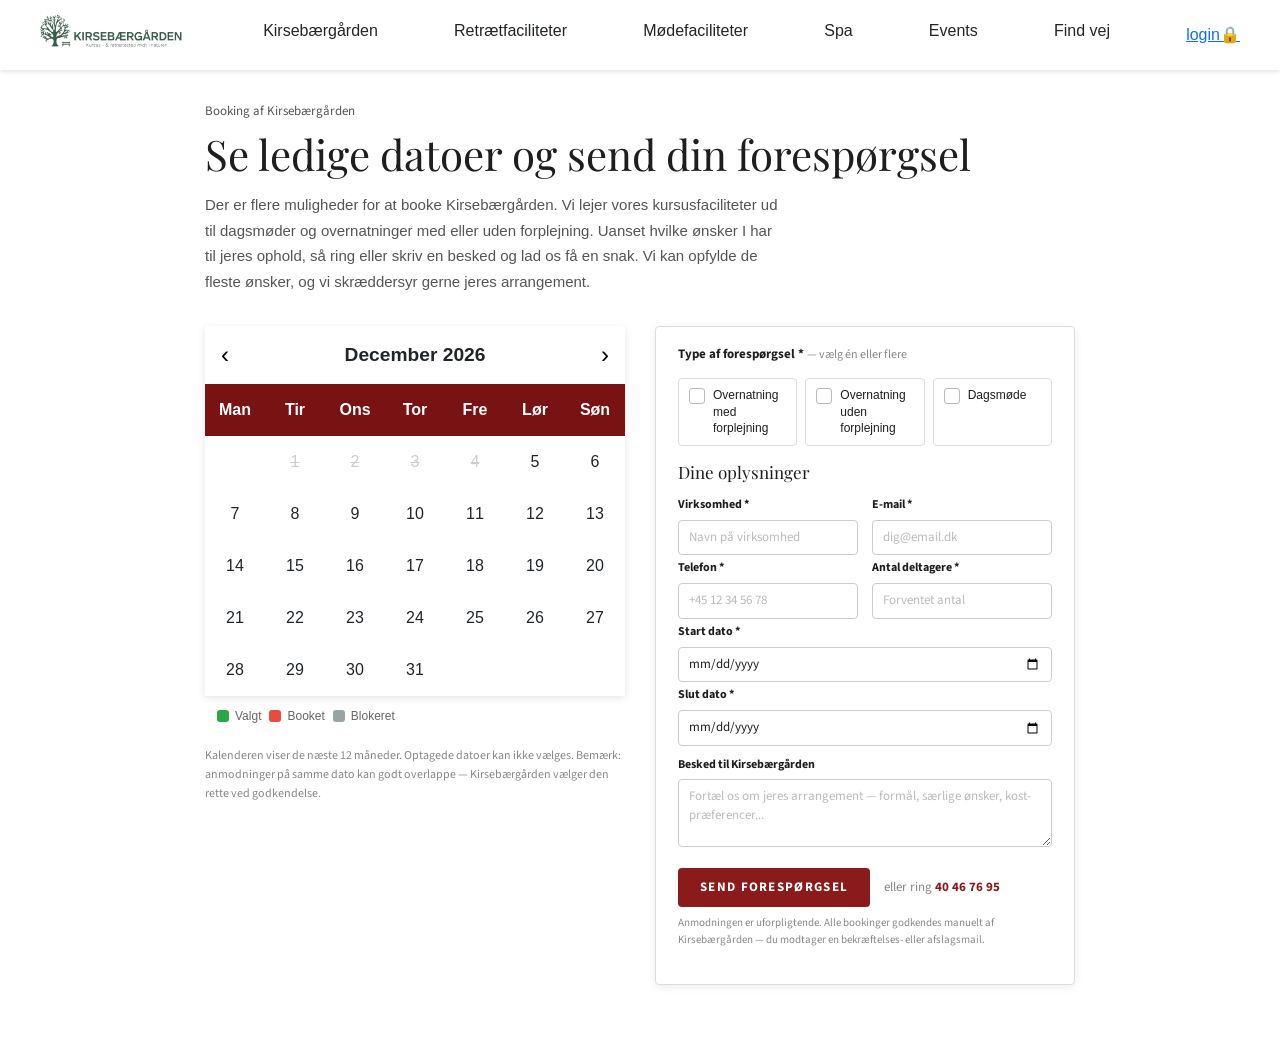
<file: index.html>
<!DOCTYPE html>
<html lang="da">
<head>
    <meta charset="UTF-8">
    <title>Kirsebærgården - Booking</title>
    <link href="https://cdn.jsdelivr.net/npm/bootstrap@5.3.2/dist/css/bootstrap.min.css" rel="stylesheet">
    <link href="https://fonts.googleapis.com/css2?family=Playfair+Display:wght@400;600&family=Source+Sans+3:wght@400;600;700&display=swap" rel="stylesheet">
    <link rel="stylesheet" href="css/bookingrequest.css">
    <link rel="stylesheet" href="css/calendar.css">
</head>

<body>

<nav>
    <img src="picture/Kirsebrgarden_logo.jpg">
    <h6>Kirsebærgården</h6>
    <h6>Retrætfaciliteter</h6>
    <h6>Mødefaciliteter</h6>
    <h6>Spa</h6>
    <h6>Events</h6>
    <h6>Find vej</h6>
    <a href="html/login.html"> login🔒 </a>
</nav>

<div class="page-wrapper">

    <!-- Intro tekst -->
    <div class="page-intro">
        <p class="eyebrow">Booking af Kirsebærgården</p>
        <h1>Se ledige datoer og send din forespørgsel</h1>
        <p>Der er flere muligheder for at booke Kirsebærgården. Vi lejer vores kursusfaciliteter ud til dagsmøder og overnatninger med eller uden forplejning. Uanset hvilke ønsker I har til jeres ophold, så ring eller skriv en besked og lad os få en snak. Vi kan opfylde de fleste ønsker, og vi skræddersyr gerne jeres arrangement.</p>
    </div>

    <!-- To-kolonne layout -->
    <div class="booking-layout">

        <!-- Venstre: Kalender -->
        <div class="calendar-column">
            <div class="calendar">
                <div class="calendar-header">
                    <button id="prev-month">‹</button>
                    <div id="month-year"></div>
                    <button id="next-month">›</button>
                </div>
                <div class="calendar-body">
                    <div class="calendar-weekdays">
                        <div>Man</div>
                        <div>Tir</div>
                        <div>Ons</div>
                        <div>Tor</div>
                        <div>Fre</div>
                        <div>Lør</div>
                        <div>Søn</div>
                    </div>
                    <div class="calendar-dates"></div>
                </div>
            </div>

            <!-- Legend -->
            <div class="calendar-legend">
                <div class="legend-item">
                    <div class="legend-dot" style="background:#28a745"></div>
                    <span>Valgt</span>
                </div>
                <div class="legend-item">
                    <div class="legend-dot" style="background:#e74c3c"></div>
                    <span>Booket</span>
                </div>
                <div class="legend-item">
                    <div class="legend-dot" style="background:#95a5a6"></div>
                    <span>Blokeret</span>
                </div>
            </div>

            <!-- Note under kalender -->
            <p class="calendar-note">Kalenderen viser de næste 12 måneder. Optagede datoer kan ikke vælges. Bemærk: anmodninger på samme dato kan godt overlappe — Kirsebærgården vælger den rette ved godkendelse.</p>
        </div>

        <!-- Højre: Form -->
        <form id="bookingForm">

            <!-- Type af forespørgsel -->
            <div class="checkbox">
                <p class="type-label">Type af forespørgsel * <span class="hint">— vælg én eller flere</span></p>
                <input type="radio" id="OMF" name="addOns" value="OMF" required>
                <label for="OMF">Overnatning med forplejning</label>

                <input type="radio" id="OUF" name="addOns" value="OUF" required>
                <label for="OUF">Overnatning uden forplejning</label>

                <input type="radio" id="DM" name="addOns" value="DM" required>
                <label for="DM">Dagsmøde</label>
            </div>

            <!-- Dine oplysninger -->
            <p class="section-heading">Dine oplysninger</p>
            <div class="bookingForm">
                <div class="field-group">
                    <label for="companyName">Virksomhed *</label>
                    <input type="text" id="companyName" name="companyName" placeholder="Navn på virksomhed" required>
                </div>

                <div class="field-group">
                    <label for="email">E-mail *</label>
                    <input type="email" id="email" name="email" placeholder="dig@email.dk" required>
                </div>

                <div class="field-group">
                    <label for="phonenumber">Telefon *</label>
                    <input type="text" id="phonenumber" name="phonenumber" placeholder="+45 12 34 56 78" required>
                </div>

                <div class="field-group">
                    <label for="guests">Antal deltagere *</label>
                    <input type="number" id="guests" name="guests" min="8" max="20" placeholder="Forventet antal" required>
                </div>

                <div class="field-group full-width">
                    <label for="startDate">Start dato *</label>
                    <input type="date" id="startDate" name="startDate" required>
                </div>

                <div class="field-group full-width">
                    <label for="endDate">Slut dato *</label>
                    <input type="date" id="endDate" name="endDate" required>
                </div>
            </div>

            <!-- Besked -->
            <div class="description">
                <label for="description">Besked til Kirsebærgården</label>
                <textarea id="description" name="description" placeholder="Fortæl os om jeres arrangement — formål, særlige ønsker, kost-præferencer..."></textarea>
            </div>

            <!-- Submit -->
            <div class="submit-row">
                <button id="submitButton" type="submit">SEND FORESPØRGSEL</button>
                <span class="submit-phone">eller ring <a href="tel:40467695">40 46 76 95</a></span>
            </div>

            <p class="submit-disclaimer">Anmodningen er uforpligtende. Alle bookinger godkendes manuelt af Kirsebærgården — du modtager en bekræftelses- eller afslagsmail.</p>

        </form>

    </div>
</div>

<!-- Error Toast -->
<div class="position-fixed start-50 translate-middle p-3" style="z-index: 11; bottom: 225px">
    <div id="errorToast" class="toast text-bg-danger" role="alert" aria-live="assertive" aria-atomic="true">
        <div class="toast-header">
            <strong class="me-auto">Du kan desværre ikke vælge denne dato.</strong>
            <button type="button" class="btn-close" data-bs-dismiss="toast" aria-label="Close"></button>
        </div>
        <div class="toast-body" id="errorToastMessage"></div>
    </div>
</div>

<!-- Success Toast -->
<div class="position-fixed start-50 translate-middle p-3" style="z-index: 11; bottom: 225px">
    <div id="liveToast" class="toast" role="alert" aria-live="assertive" aria-atomic="true">
        <div class="toast-header">
            <strong class="me-auto" id="toast-title">Booking bekræftet!</strong>
            <small>just now</small>
            <button type="button" class="btn-close" data-bs-dismiss="toast" aria-label="Close"></button>
        </div>
        <div class="toast-body" id="toast-body">
            Din booking er modtaget. Vi glæder os til at se dig!
        </div>
    </div>
</div>

<script src="https://cdn.jsdelivr.net/npm/bootstrap@5.3.0/dist/js/bootstrap.bundle.min.js"></script>
<script src="js/calendar.js" defer></script>
<script src="js/bookingRequest.js" defer></script>
</body>
</html>
</file>
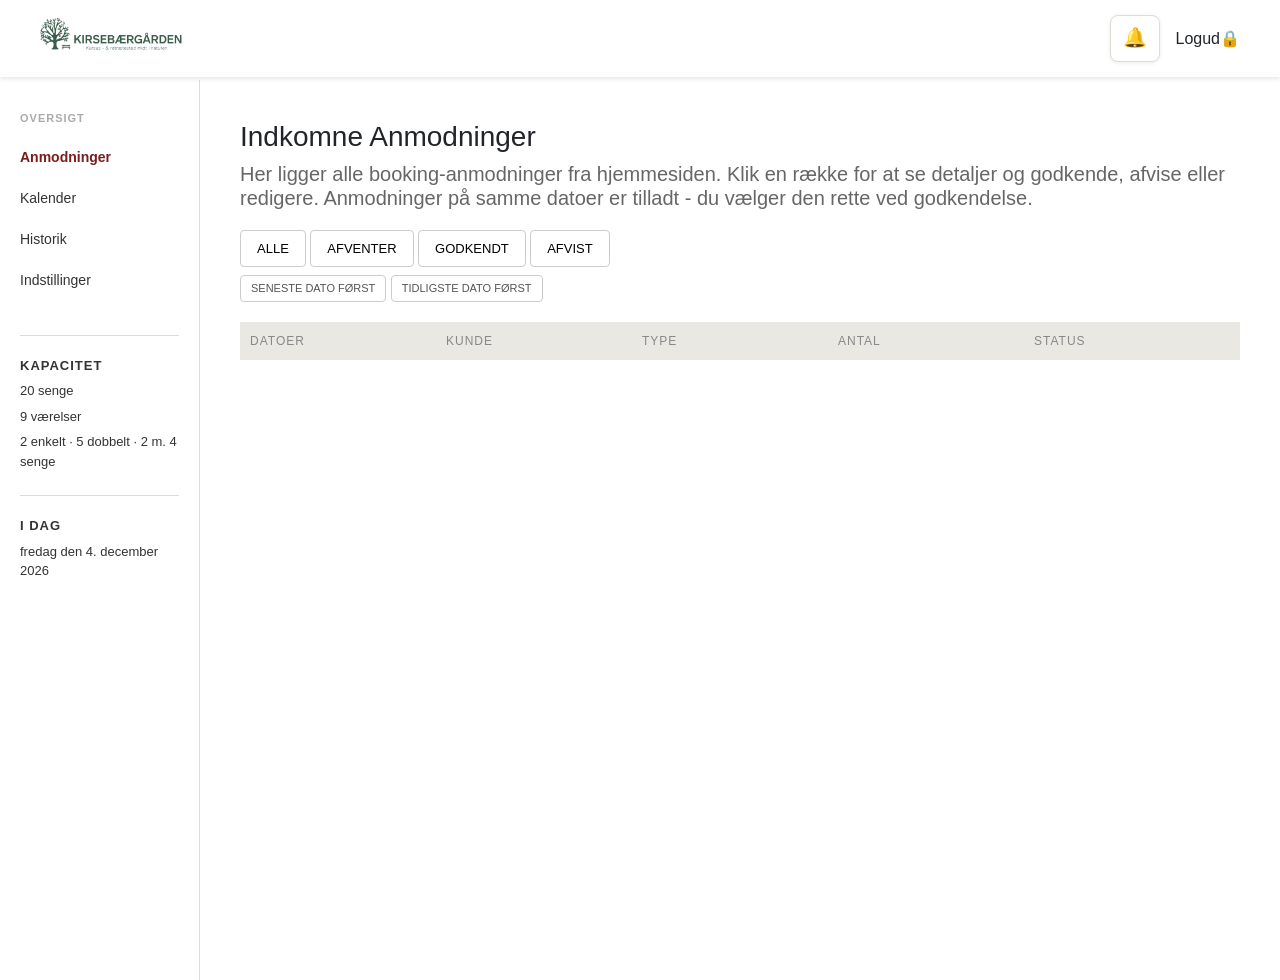
<file: html/admin.html>
<!DOCTYPE html>
<html lang="en">
<head>
    <meta charset="UTF-8">
    <title>Admin</title>
    <link rel="stylesheet" href="https://cdn.jsdelivr.net/npm/bootstrap@5.3.0/dist/css/bootstrap.min.css">
    <link rel="stylesheet" href="../css/admin.css">

</head>
<body>

<nav>

    <img src="../picture/Kirsebrgarden_logo.jpg">

    <div style="display:flex; align-items:center; gap:16px;">
        <div class="notifications">
            <button class="notificationBtn">🔔
                <span class="notif-count" id="notifCount" style="display:none;">0</span>
            </button>
            <div class="notifications-content" id="notificationsDropdown">
                <button id="markAllReadBtn">
                    Mark all as read
                </button>
            </div>
        </div>
        <h6 onclick="logout()" style="cursor:pointer; margin:0;">Logud🔒</h6>
    </div>

</nav>
<!-- Overlay baggrund -->
<div id="overlay" class="overlay" onclick="closePanel()"></div>

<!-- Slide-in panel -->
<div id="bookingPanel" class="booking-panel">
    <div class="panel-header">
        <h2 id="panelTitle">Anmodning</h2>
        <button class="close-btn" onclick="closePanel()">✕</button>
    </div>

    <div class="panel-section">
        <p class="panel-label">BOOKING-DETALJER</p>
        <div class="panel-row">
            <span>Ankomst</span>
            <span id="panelStart" class="view-value"></span>
            <input type="date" id="editStart" class="edit-field">
        </div>
        <div class="panel-row">
            <span>Afrejse</span>
            <span id="panelEnd" class="view-value"></span>
            <input type="date" id="editEnd" class="edit-field">
        </div>
        <div class="panel-row">
            <span>Antal personer</span>
            <span id="panelGuests" class="view-value"></span>
            <input type="number" id="editGuests" class="edit-field" min="1" max="20">
        </div>
        <div class="panel-row">
            <span>Type</span>
            <span id="panelType" class="view-value"></span>
            <select id="editType" class="edit-field">
                <option value="OMF">Overnatning med forplejning</option>
                <option value="OUF">Overnatning uden forplejning</option>
                <option value="DM">Dagsmøde</option>
            </select>
        </div>
        <div class="panel-row">
            <span>Status</span>
            <span id="panelStatus" class="view-value"></span>
            <select id="editStatus" class="edit-field">
                <option value="PENDING">Afventer</option>
                <option value="APPROVED">Godkendt</option>
                <option value="REJECTED">Afvist</option>
                <option value="CANCELLED">Annulleret</option>
                <option value="BLOCKED">Blokeret</option>
            </select>
        </div>
    </div>

    <div class="panel-section">
        <p class="panel-label">KONTAKT</p>
        <div class="panel-row">
            <span>Navn</span>
            <span id="panelName" class="view-value"></span>
            <input type="text" id="editName" class="edit-field">
        </div>
        <div class="panel-row">
            <span>Email</span>
            <span id="panelEmail" class="view-value"></span>
            <input type="email" id="editEmail" class="edit-field">
        </div>
        <div class="panel-row">
            <span>Telefon</span>
            <span id="panelPhone" class="view-value"></span>
            <input type="text" id="editPhone" class="edit-field">
        </div>
    </div>

    <div class="panel-section">
        <p class="panel-label">BESKED</p>
        <p id="panelDescription" class="view-value"></p>
        <textarea id="editDescription" class="edit-field"></textarea>
    </div>

    <p id="panelError" class="panel-error"></p>

    <div class="panel-actions">
        <button class="btn-afvis view-action" onclick="rejectRequest()">AFVIS</button>
        <button class="btn-godkend view-action" onclick="approveRequest()">GODKEND</button>
        <button class="btn-rediger view-action" onclick="toggleEdit()">REDIGER</button>
        <button class="btn-annuller edit-action" onclick="toggleEdit()">ANNULLER</button>
        <button class="btn-gem edit-action" onclick="saveBooking()">GEM</button>
    </div>
</div>


<!-- MATCH DE FREMTIDIGE HTML'ER MED DISSE NAVNE / de gør ingenting lige pt!! linje 101-106 -->
<div class="sidebar">
    <p class="sidebar-label">Oversigt</p>
    <a href="admin.html" class="active">Anmodninger</a>
    <a href="adminCalendar.html">Kalender</a>
    <a href="history.html">Historik</a>
    <a href="settings.html">Indstillinger</a>

    <!-- Kapacitet -->
    <div class="sidebar-capacity">
        <p class="sidebar-label">Kapacitet</p>
        <p>20 senge</p>
        <p>9 værelser</p>
        <p>2 enkelt · 5 dobbelt · 2 m. 4 senge</p>
    </div>


    <!-- I dag -->
    <div class="sidebar-today">
        <p class="sidebar-label">I dag</p>
        <p id="today-date"></p>
    </div>
</div>

<div class="main">
    <h1>Indkomne Anmodninger</h1>
    <h5>Her ligger alle booking-anmodninger fra hjemmesiden. Klik en række for at se detaljer og godkende, afvise eller
        redigere.
        Anmodninger på samme datoer er tilladt - du vælger den rette ved godkendelse.
    </h5>

    <div class="filter-buttons">
        <button id="btn-alle" class="active">ALLE</button>
        <button id="btn-afventer">AFVENTER</button>
        <button id="btn-godkendt">GODKENDT</button>
        <button id="btn-afvist">AFVIST</button>
    </div>

        <div class="sort-buttons">
            <button id="btn-newest">SENESTE DATO FØRST</button>
            <button id="btn-oldest">TIDLIGSTE DATO FØRST</button>
        </div>


    <div class="table-header">
        <div>Datoer</div>
        <div>Kunde</div>
        <div>Type</div>
        <div>Antal</div>
        <div>Status</div>
    </div>

    <!-- Bookings bliver indsat her fra JS -->
    <div id="bookings-list"></div>

</div>






<!--toast for overlapping bookings-->
<div class="toast-container position-fixed bottom-0 end-0 p-3">
    <div id="overlapToast" class="toast align-items-center text-bg-danger border-0" role="alert">
        <div class="d-flex">
            <div class="toast-body" id="overlapToastMessage"></div>
            <button type="button" class="btn-close btn-close-white me-2 m-auto" data-bs-dismiss="toast"></button>
        </div>
    </div>
</div>

<script src="https://cdn.jsdelivr.net/npm/bootstrap@5.3.0/dist/js/bootstrap.bundle.min.js"></script>
<script src="../js/admin.js"></script>

<!-- Bruges til at formatere Idag section så den viser den reele dag. -->
<script>
    document.getElementById('today-date').textContent = new Date().toLocaleDateString('da-DK', {
        weekday: 'long',
        day: 'numeric',
        month: 'long',
        year: 'numeric'
    });
</script>
</body>
</html>
</file>
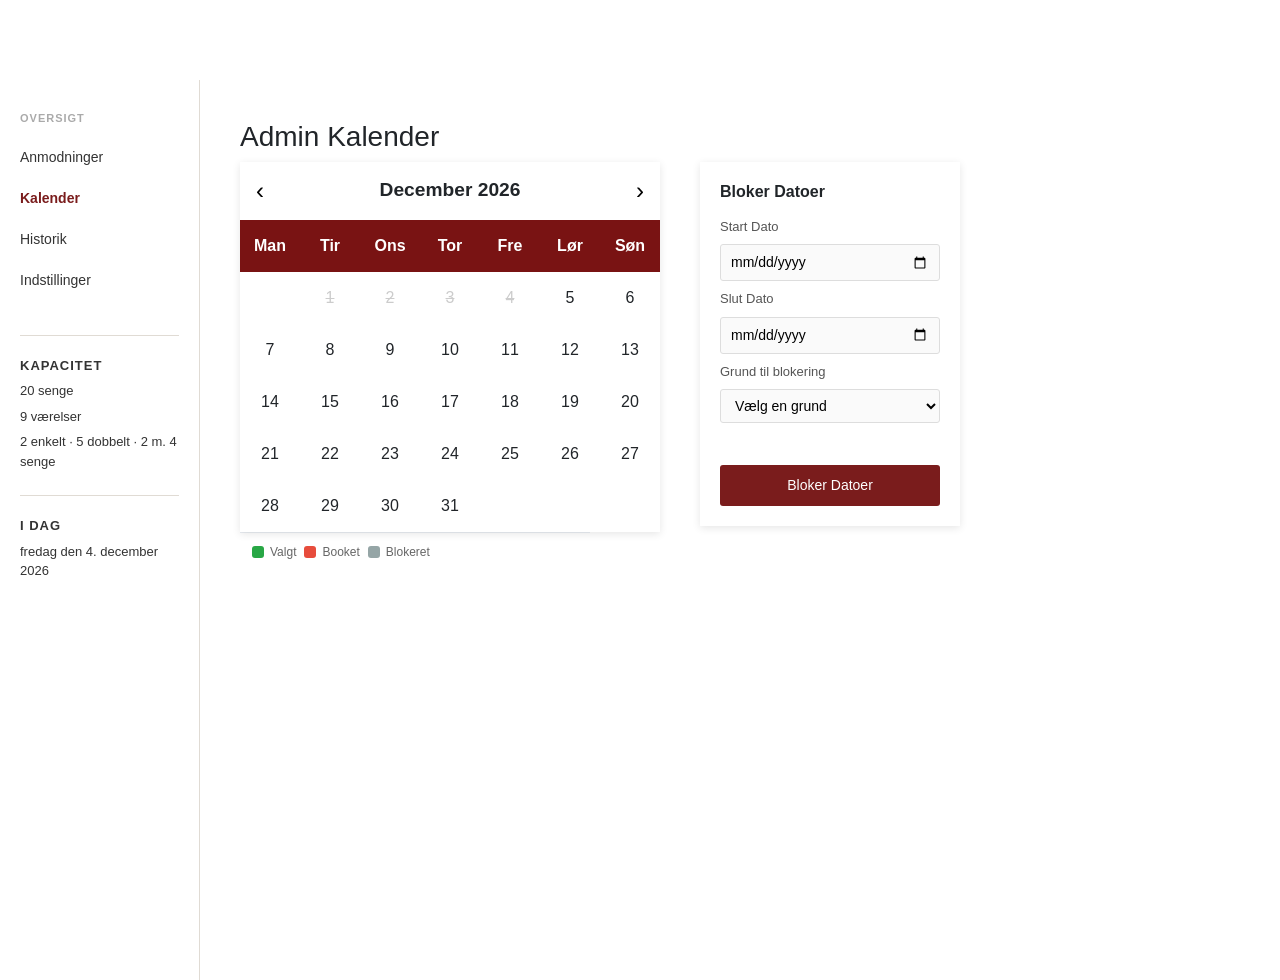
<file: html/adminCalendar.html>
<!DOCTYPE html>
<html lang="da">
<head>
    <meta charset="UTF-8">
    <title>Admin Kalender</title>
    <link href="https://cdn.jsdelivr.net/npm/bootstrap@5.3.2/dist/css/bootstrap.min.css" rel="stylesheet">
    <link rel="stylesheet" href="../css/admin.css">
    <link rel="stylesheet" href="../css/calendar.css">
</head>
<body>

<div class="sidebar">
    <p class="sidebar-label">Oversigt</p>
    <a href="admin.html">Anmodninger</a>
    <a href="kalender.html" class="active">Kalender</a>
    <a href="history.html">Historik</a>
    <a href="settings.html">Indstillinger</a>

    <div class="sidebar-capacity">
        <p class="sidebar-label">Kapacitet</p>
        <p>20 senge</p>
        <p>9 værelser</p>
        <p>2 enkelt · 5 dobbelt · 2 m. 4 senge</p>
    </div>

    <div class="sidebar-today">
        <p class="sidebar-label">I dag</p>
        <p id="today-date"></p>
    </div>
</div>

<div class="main">
    <h1>Admin Kalender</h1>

    <div class="calendar-layout">


        <div class="calendar">
            <div class="calendar-header">
                <button id="prev-month">‹</button>
                <div id="month-year"></div>
                <button id="next-month">›</button>
            </div>
            <div class="calendar-body">
                <div class="calendar-weekdays">
                    <div>Man</div>
                    <div>Tir</div>
                    <div>Ons</div>
                    <div>Tor</div>
                    <div>Fre</div>
                    <div>Lør</div>
                    <div>Søn</div>
                </div>
                <div class="calendar-dates"></div>
            </div>
        </div>

        <form id="Block-form">
            <div class="block-form">
                <h3>Bloker Datoer</h3>

                <label for="startDate">Start Dato</label>
                <input type="date" id="startDate" name="startDate" required>

                <label for="endDate">Slut Dato</label>
                <input type="date" id="endDate" name="endDate" required>

                <label for="Blocking">Grund til blokering</label>
                <select id="Blocking" name="reason" required>
                    <option value="">Vælg en grund</option>
                    <option value="MAINTENANCE">Vedligeholdelse</option>
                    <option value="PRIVATE">Privat</option>
                </select>

                <p id="block-error" class="block-error"></p>
                <button type="submit" class="btn-bloker">Bloker Datoer</button>
            </div>
        </form>
    </div>

    <div class="calendar-legend">
        <div class="legend-item">
            <div class="legend-dot" style="background:#28a745"></div>
            <span>Valgt</span>
        </div>
        <div class="legend-item">
            <div class="legend-dot" style="background:#e74c3c"></div>
            <span>Booket</span>
        </div>
        <div class="legend-item">
            <div class="legend-dot" style="background:#95a5a6"></div>
            <span>Blokeret</span>
        </div>

    </div>
</div>


<script>
    document.getElementById('today-date').textContent = new Date().toLocaleDateString('da-DK', {
        weekday: 'long', day: 'numeric', month: 'long', year: 'numeric'
    });
</script>
<script src="../js/calendar.js" defer></script>
</body>
</html>
</file>
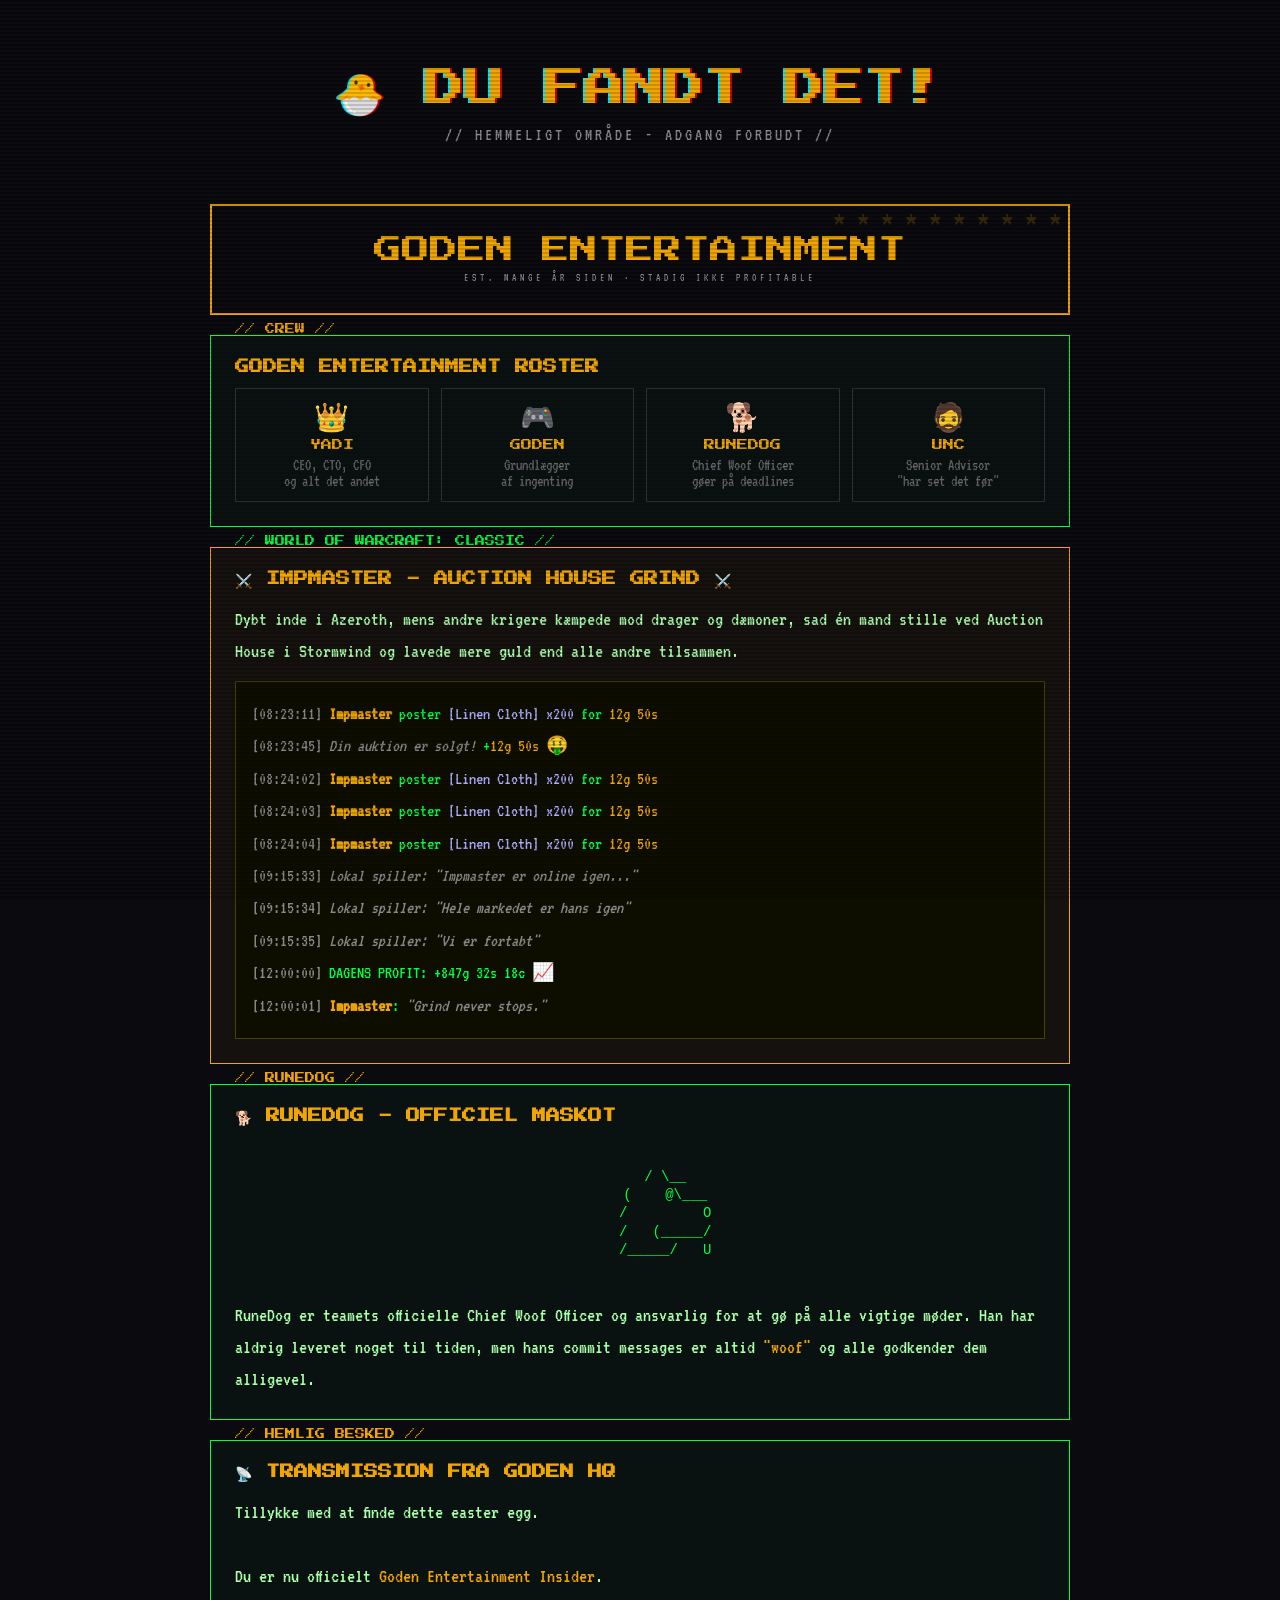
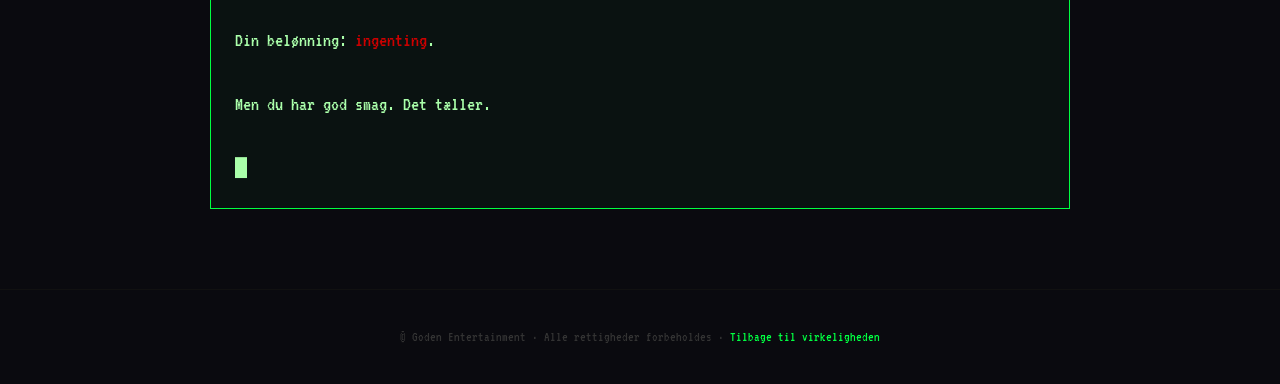
<file: html/easter.html>
<!DOCTYPE html>
<html lang="da">
<head>
  <meta charset="UTF-8">
  <title>🐣 Du fandt det!</title>
  <link href="https://fonts.googleapis.com/css2?family=Press+Start+2P&family=VT323&display=swap" rel="stylesheet">
  <style>
    :root {
      --gold: #f0a500;
      --dark: #0a0a0f;
      --red: #cc0000;
      --green: #00ff41;
    }

    * { margin: 0; padding: 0; box-sizing: border-box; }

    body {
      background-color: var(--dark);
      color: var(--green);
      font-family: 'VT323', monospace;
      font-size: 20px;
      overflow-x: hidden;
      cursor: crosshair;
    }

    /* Scanline effect */
    body::after {
      content: '';
      position: fixed;
      top: 0; left: 0;
      width: 100%; height: 100%;
      background: repeating-linear-gradient(
              0deg,
              transparent,
              transparent 2px,
              rgba(0,0,0,0.15) 2px,
              rgba(0,0,0,0.15) 4px
      );
      pointer-events: none;
      z-index: 9999;
    }

    .hero {
      text-align: center;
      padding: 60px 20px 20px;
      position: relative;
    }

    .glitch {
      font-family: 'Press Start 2P', monospace;
      font-size: clamp(20px, 4vw, 40px);
      color: var(--gold);
      text-shadow:
              2px 0 var(--red),
              -2px 0 #00eeff;
      animation: glitch 2s infinite;
      line-height: 1.4;
    }

    @keyframes glitch {
      0%, 90%, 100% { text-shadow: 2px 0 var(--red), -2px 0 #00eeff; transform: translate(0); }
      92% { text-shadow: -3px 0 var(--red), 3px 0 #00eeff; transform: translate(-2px, 1px); }
      94% { text-shadow: 3px 0 var(--red), -3px 0 #00eeff; transform: translate(2px, -1px); }
      96% { text-shadow: -2px 0 var(--red), 2px 0 #00eeff; transform: translate(0); }
    }

    .subtitle {
      color: #888;
      font-size: 18px;
      margin-top: 10px;
      letter-spacing: 3px;
    }

    .container {
      max-width: 900px;
      margin: 0 auto;
      padding: 20px;
    }

    /* Cards */
    .card {
      border: 1px solid var(--green);
      padding: 24px;
      margin: 20px 0;
      position: relative;
      background: rgba(0, 255, 65, 0.03);
      transition: background 0.2s;
    }

    .card:hover {
      background: rgba(0, 255, 65, 0.07);
    }

    .card::before {
      content: attr(data-label);
      position: absolute;
      top: -12px;
      left: 16px;
      background: var(--dark);
      padding: 0 8px;
      color: var(--gold);
      font-family: 'Press Start 2P', monospace;
      font-size: 10px;
    }

    .card h2 {
      color: var(--gold);
      font-family: 'Press Start 2P', monospace;
      font-size: 14px;
      margin-bottom: 14px;
    }

    .card p {
      line-height: 1.6;
      color: #aaffaa;
      font-size: 20px;
    }

    /* WoW section */
    .wow-section {
      border-color: var(--gold);
      background: rgba(240, 165, 0, 0.04);
    }

    .wow-section::before { color: var(--green); }

    .auction-log {
      font-family: 'VT323', monospace;
      font-size: 18px;
      background: #0d0d00;
      border: 1px solid #444400;
      padding: 16px;
      margin-top: 14px;
      line-height: 1.8;
    }

    .auction-log .timestamp { color: #888; }
    .auction-log .char { color: #f0a500; font-weight: bold; }
    .auction-log .item { color: #aaaaff; }
    .auction-log .gold { color: #f0a500; }
    .auction-log .system { color: #888; font-style: italic; }
    .auction-log .profit { color: #00ff41; }

    /* Goden logo */
    .goden-logo {
      text-align: center;
      font-family: 'Press Start 2P', monospace;
      font-size: clamp(14px, 3vw, 28px);
      color: var(--gold);
      padding: 30px;
      border: 2px solid var(--gold);
      margin: 20px 0;
      position: relative;
      overflow: hidden;
    }

    .goden-logo::before {
      content: '★ ★ ★ ★ ★ ★ ★ ★ ★ ★ ★ ★ ★ ★ ★ ★ ★ ★ ★ ★';
      position: absolute;
      top: 8px; left: 0;
      width: 200%;
      color: rgba(240,165,0,0.2);
      font-size: 12px;
      animation: scroll 8s linear infinite;
    }

    @keyframes scroll {
      from { transform: translateX(0); }
      to { transform: translateX(-50%); }
    }

    .goden-logo span {
      display: block;
      font-size: 11px;
      color: #888;
      margin-top: 8px;
      font-family: 'VT323', monospace;
      letter-spacing: 4px;
    }

    /* Blink cursor */
    .blink {
      animation: blink 1s step-end infinite;
    }

    @keyframes blink {
      50% { opacity: 0; }
    }

    /* Members list */
    .members {
      display: grid;
      grid-template-columns: repeat(auto-fit, minmax(180px, 1fr));
      gap: 12px;
      margin-top: 14px;
    }

    .member {
      border: 1px solid #333;
      padding: 12px;
      text-align: center;
      transition: border-color 0.2s, transform 0.2s;
    }

    .member:hover {
      border-color: var(--gold);
      transform: translateY(-3px);
    }

    .member .name {
      color: var(--gold);
      font-family: 'Press Start 2P', monospace;
      font-size: 11px;
      margin-bottom: 6px;
    }

    .member .role {
      color: #666;
      font-size: 16px;
    }

    .member .emoji {
      font-size: 28px;
      display: block;
      margin-bottom: 6px;
    }

    /* Dog section */
    .dog-art {
      font-family: monospace;
      font-size: 14px;
      color: var(--green);
      line-height: 1.3;
      text-align: center;
      padding: 10px;
      white-space: pre;
    }

    /* Footer */
    .footer {
      text-align: center;
      padding: 40px 20px;
      color: #333;
      font-size: 14px;
      border-top: 1px solid #111;
      margin-top: 40px;
    }

    .footer a {
      color: var(--green);
      text-decoration: none;
    }

    .footer a:hover { color: var(--gold); }

    /* Typewriter */
    .typewriter {
      overflow: hidden;
      white-space: nowrap;
      animation: typing 3s steps(40) 1s forwards;
      width: 0;
      display: inline-block;
    }

    @keyframes typing {
      to { width: 100%; }
    }
  </style>
</head>
<body>

<div class="hero">
  <div class="glitch">🐣 DU FANDT DET!</div>
  <p class="subtitle">// HEMMELIGT OMRÅDE - ADGANG FORBUDT //</p>
</div>

<div class="container">

  <!-- Goden Entertainment -->
  <div class="goden-logo">
    GODEN ENTERTAINMENT
    <span>EST. MANGE ÅR SIDEN · STADIG IKKE PROFITABLE</span>
  </div>

  <!-- Members -->
  <div class="card" data-label="// CREW //">
    <h2>GODEN ENTERTAINMENT ROSTER</h2>
    <div class="members">
      <div class="member">
        <span class="emoji">👑</span>
        <div class="name">YADI</div>
        <div class="role">CEO, CTO, CFO<br>og alt det andet</div>
      </div>
      <div class="member">
        <span class="emoji">🎮</span>
        <div class="name">GODEN</div>
        <div class="role">Grundlægger<br>af ingenting</div>
      </div>
      <div class="member">
        <span class="emoji">🐕</span>
        <div class="name">RUNEDOG</div>
        <div class="role">Chief Woof Officer<br>gøer på deadlines</div>
      </div>
      <div class="member">
        <span class="emoji">🧔</span>
        <div class="name">UNC</div>
        <div class="role">Senior Advisor<br>"har set det før"</div>
      </div>
    </div>
  </div>

  <!-- WoW Auction House -->
  <div class="card wow-section" data-label="// WORLD OF WARCRAFT: CLASSIC //">
    <h2>⚔️ IMPMASTER - AUCTION HOUSE GRIND ⚔️</h2>
    <p>Dybt inde i Azeroth, mens andre krigere kæmpede mod drager og dæmoner, sad én mand stille ved Auction House i Stormwind og lavede mere guld end alle andre tilsammen.</p>
    <div class="auction-log">
      <span class="timestamp">[08:23:11]</span> <span class="char">Impmaster</span> poster <span class="item">[Linen Cloth] x200</span> for <span class="gold">12g 50s</span><br>
      <span class="timestamp">[08:23:45]</span> <span class="system">Din auktion er solgt!</span> +<span class="gold">12g 50s</span> 🤑<br>
      <span class="timestamp">[08:24:02]</span> <span class="char">Impmaster</span> poster <span class="item">[Linen Cloth] x200</span> for <span class="gold">12g 50s</span><br>
      <span class="timestamp">[08:24:03]</span> <span class="char">Impmaster</span> poster <span class="item">[Linen Cloth] x200</span> for <span class="gold">12g 50s</span><br>
      <span class="timestamp">[08:24:04]</span> <span class="char">Impmaster</span> poster <span class="item">[Linen Cloth] x200</span> for <span class="gold">12g 50s</span><br>
      <span class="timestamp">[09:15:33]</span> <span class="system">Lokal spiller: "Impmaster er online igen..."</span><br>
      <span class="timestamp">[09:15:34]</span> <span class="system">Lokal spiller: "Hele markedet er hans igen"</span><br>
      <span class="timestamp">[09:15:35]</span> <span class="system">Lokal spiller: "Vi er fortabt"</span><br>
      <span class="timestamp">[12:00:00]</span> <span class="profit">DAGENS PROFIT: +847g 32s 18c 📈</span><br>
      <span class="timestamp">[12:00:01]</span> <span class="char">Impmaster</span>: <span class="system">"Grind never stops."</span>
    </div>
  </div>

  <!-- RuneDog -->
  <div class="card" data-label="// RUNEDOG //">
    <h2>🐕 RUNEDOG - OFFICIEL MASKOT</h2>
    <div class="dog-art">
      / \__
      (    @\___
      /         O
      /   (_____/
      /_____/   U
    </div>
    <p style="margin-top:12px;">RuneDog er teamets officielle Chief Woof Officer og ansvarlig for at gø på alle vigtige møder. Han har aldrig leveret noget til tiden, men hans commit messages er altid <span style="color:var(--gold)">"woof"</span> og alle godkender dem alligevel.</p>
  </div>

  <!-- Secret message -->
  <div class="card" data-label="// HEMLIG BESKED //">
    <h2>📡 TRANSMISSION FRA GODEN HQ</h2>
    <p>
      Tillykke med at finde dette easter egg.<br><br>
      Du er nu officielt <span style="color:var(--gold)">Goden Entertainment Insider</span>.<br><br>
      Din belønning: <span style="color:var(--red)">ingenting</span>.<br><br>
      Men du har god smag. Det tæller.<br><br>
      <span class="blink">█</span>
    </p>
  </div>

</div>

<div class="footer">
  © Goden Entertainment · Alle rettigheder forbeholdes · <a href="admin.html">Tilbage til virkeligheden</a>
</div>

</body>
</html>
</file>
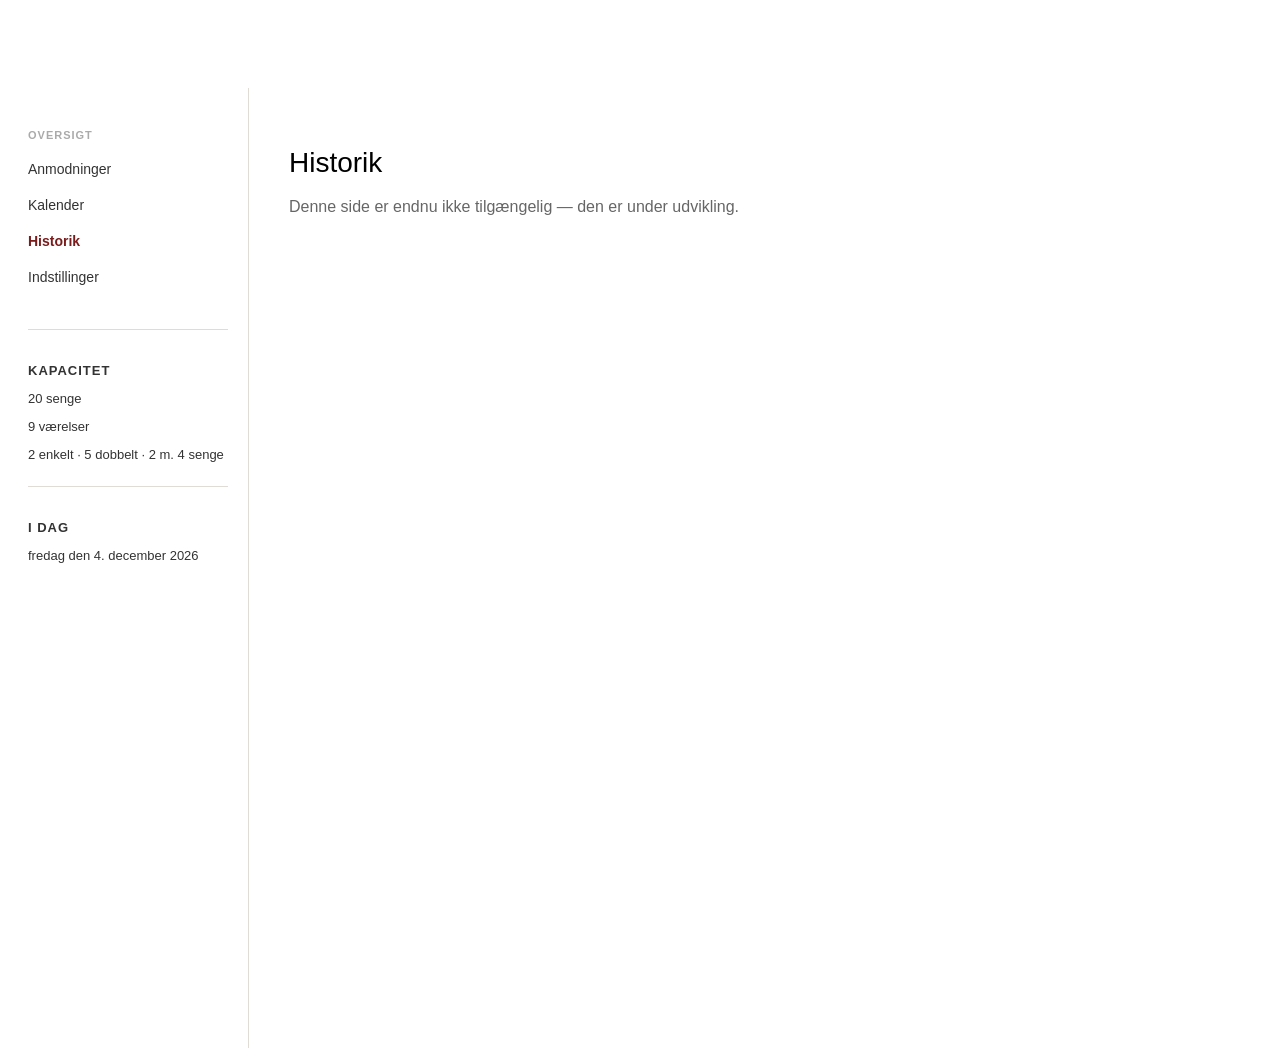
<file: html/history.html>
<!DOCTYPE html>
<html lang="da">
<head>
    <meta charset="UTF-8">
    <title>Historik</title>
    <link rel="stylesheet" href="../css/admin.css">
</head>
<body>

<div class="sidebar">
    <p class="sidebar-label">Oversigt</p>
    <a href="admin.html">Anmodninger</a>
    <a href="adminCalendar.html">Kalender</a>
    <a href="history.html" class="active">Historik</a>
    <a href="settings.html">Indstillinger</a>

    <div class="sidebar-capacity">
        <p class="sidebar-label">Kapacitet</p>
        <p>20 senge</p>
        <p>9 værelser</p>
        <p>2 enkelt · 5 dobbelt · 2 m. 4 senge</p>
    </div>

    <div class="sidebar-today">
        <p class="sidebar-label">I dag</p>
        <p id="today-date"></p>
    </div>
</div>

<div class="main">
    <h1>Historik</h1>
    <p style="color: #666; margin-top: 10px;">Denne side er endnu ikke tilgængelig — den er under udvikling.</p>
</div>

<script>
    document.getElementById('today-date').textContent = new Date().toLocaleDateString('da-DK', {
        weekday: 'long', day: 'numeric', month: 'long', year: 'numeric'
    });
</script>
</body>
</html>
</file>
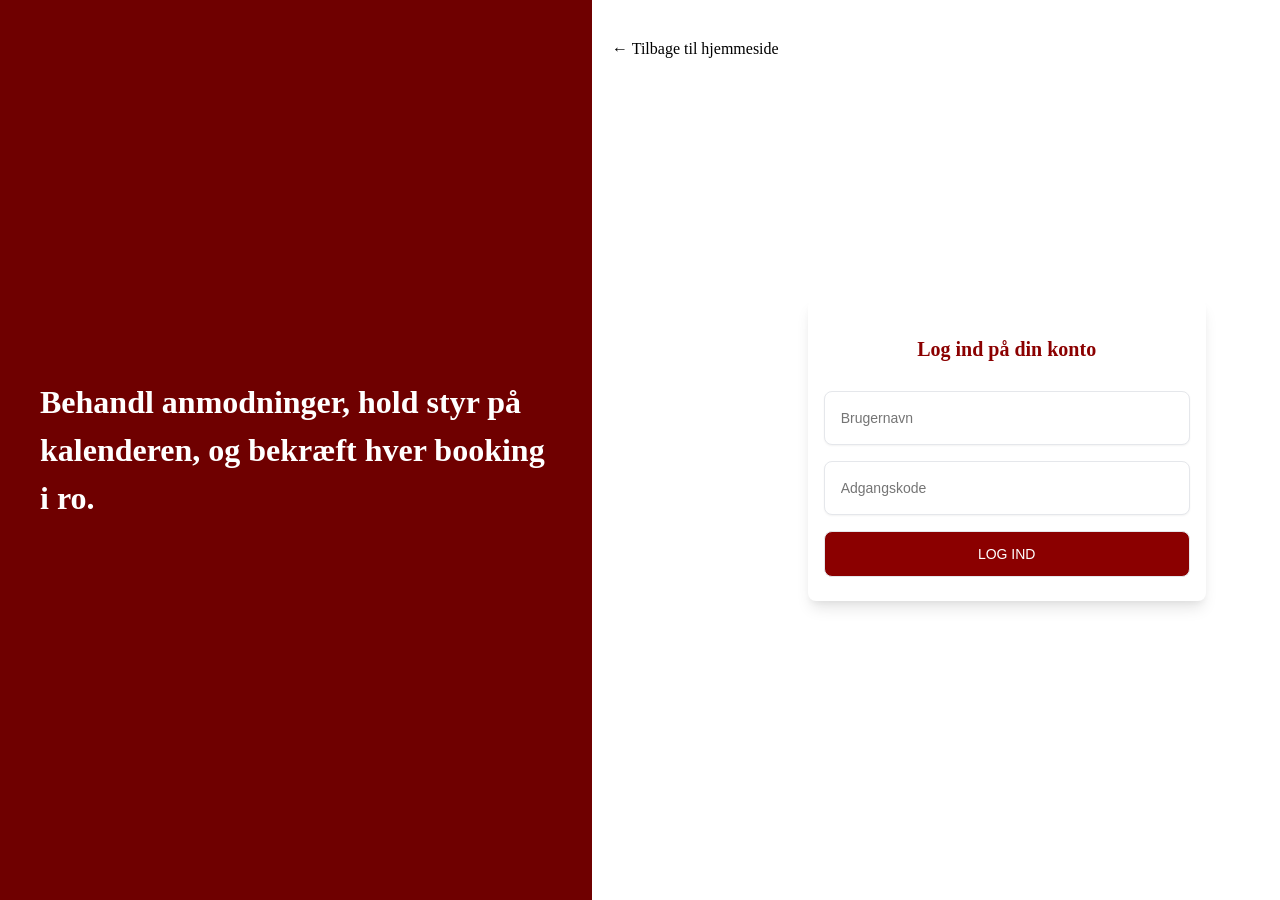
<file: html/login.html>
<!DOCTYPE html>
<html lang="da">
<head>
    <meta charset="UTF-8">
    <title>Log ind</title>
    <link rel="stylesheet" href="../css/login.css">
</head>
<body>
<div class="left">
    <h2>Behandl anmodninger, hold styr på kalenderen, og bekræft hver booking i ro.</h2>
</div>

<div class="link">
    <a href="../index.html">&larr; Tilbage til hjemmeside</a>
</div>

<div class="right">
    <form class="form">
        <p class="form-title">Log ind på din konto</p>
        <div class="input-container">
            <input type="text" id="username" placeholder="Brugernavn">
        </div>
        <div class="input-container">
            <input type="password" id="password" placeholder="Adgangskode">
        </div>
        <button type="button" id="loginButton" class="submit">Log ind</button>
    </form>
</div>

<script src="../js/login.js" defer></script>
</body>
</html>
</file>
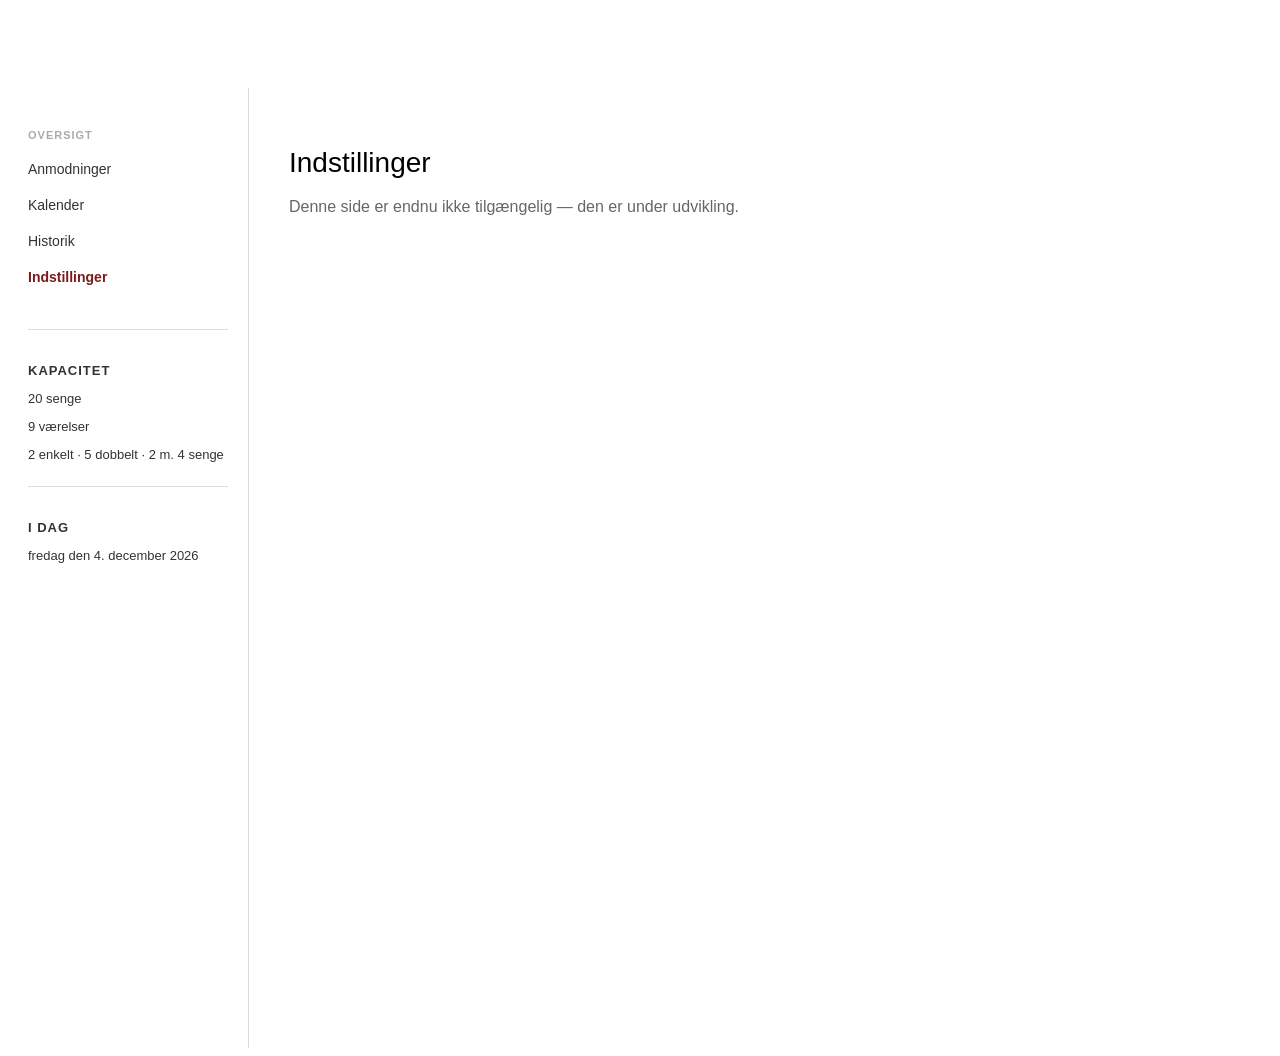
<file: html/settings.html>
<!DOCTYPE html>
<html lang="da">
<head>
    <meta charset="UTF-8">
    <title>Settings</title>
    <link rel="stylesheet" href="../css/admin.css">
</head>
<body>

<div class="sidebar">
    <p class="sidebar-label">Oversigt</p>
    <a href="admin.html">Anmodninger</a>
    <a href="adminCalendar.html">Kalender</a>
    <a href="history.html" >Historik</a>
    <a href="settings.html" class="active">Indstillinger</a>

    <div class="sidebar-capacity">
        <p class="sidebar-label">Kapacitet</p>
        <p>20 senge</p>
        <p>9 værelser</p>
        <p>2 enkelt · 5 dobbelt · 2 m. 4 senge</p>
    </div>

    <div class="sidebar-today">
        <p class="sidebar-label">I da<span id="easter-g" style="cursor:default">g</span></p>
        <p id="today-date"></p>
    </div>
</div>

<div class="main">
    <h1>Indstillinger</h1>
    <p style="color: #666; margin-top: 10px;">Denne side er endnu ikke tilgængelig — den er under udvikling.</p>
</div>

<script>
    document.getElementById('today-date').textContent = new Date().toLocaleDateString('da-DK', {
        weekday: 'long', day: 'numeric', month: 'long', year: 'numeric'
    });
</script>
<script>
    document.getElementById('easter-g').addEventListener('click', function(e) {
        e.stopPropagation();
        window.location.href = 'easter.html';
    });
</script>
</body>
</html>
</file>
<file: css/bookingrequest.css>
/* ── Nav ── */
nav {
    background-color: #ffffff;
    display: flex;
    justify-content: space-between;
    align-items: center;
    padding: 15px 40px;
    width: 100%;
    position: fixed;
    top: 0;
    left: 0;
    z-index: 100;
    box-shadow: 0 2px 4px rgba(0,0,0,0.1);
}

nav img {
    height: 40px;
    width: auto;
}

/* ── Page wrapper ── */
.page-wrapper {
    max-width: 950px;
    margin: 0 auto;
    padding: 100px 40px 60px 40px;
    box-sizing: border-box;
}

/* ── Intro ── */
.page-intro {
    margin-bottom: 32px;
}

.page-intro .eyebrow {
    font-size: 13px;
    color: #555;
    margin-bottom: 8px;
    font-family: 'Source Sans 3', Arial, sans-serif;
}

.page-intro h1 {
    font-family: 'Playfair Display', Georgia, serif;
    font-size: 42px;
    font-weight: 400;
    color: #1e1e1e;
    margin: 0 0 14px 0;
    line-height: 1.15;
}

.page-intro p {
    font-size: 15px;
    color: #555;
    max-width: 580px;
    line-height: 1.7;
    margin: 0;
}

/* ── Two-column layout ── */
.booking-layout {
    display: grid;
    grid-template-columns: 1fr 420px;
    gap: 30px;
    align-items: start;
}

/* ── Left column ── */
.calendar-column {
    display: flex;
    flex-direction: column;
    gap: 0;
}

.calendar-note {
    margin-top: 12px;
    font-size: 12px;
    color: #888;
    line-height: 1.55;
    font-family: 'Source Sans 3', Arial, sans-serif;
}

/* ── Right panel – form ── */
#bookingForm {
    background: #ffffff;
    border: 1px solid #ddd;
    border-radius: 4px;
    box-shadow: 0 2px 8px rgba(0,0,0,0.08);
    padding: 18px 22px 20px 22px;
    display: flex;
    flex-direction: column;
    gap: 0;
}

/* ── Type af forespørgsel ── */
.type-label {
    font-size: 13px;
    font-weight: 700;
    color: #1e1e1e;
    margin-bottom: 6px;
    font-family: 'Source Sans 3', Arial, sans-serif;
}

.type-label .hint {
    font-weight: 400;
    color: #888;
    font-size: 12px;
}

/* ── Add-ons radio grid ── */
.checkbox {
    display: grid;
    grid-template-columns: repeat(3, 1fr);
    gap: 8px;
    margin: 0 0 14px 0;
}

.checkbox input[type="radio"] {
    display: none;
}

.checkbox label {
    display: flex;
    align-items: flex-start;
    gap: 8px;
    border: 1px solid #ddd;
    border-radius: 4px;
    padding: 8px 10px;
    font-size: 12px;
    line-height: 1.4;
    color: #1e1e1e;
    cursor: pointer;
    background: #ffffff;
    transition: border-color 0.15s, background 0.15s;
}

.checkbox label::before {
    content: '';
    width: 16px;
    height: 16px;
    min-width: 16px;
    border: 1.5px solid #bbb;
    border-radius: 3px;
    background: #fff;
    margin-top: 1px;
    display: inline-block;
    transition: background 0.15s, border-color 0.15s;
}

.checkbox input[type="radio"]:checked + label {
    background: #f5e4c0;
    border-color: #c9943a;
}

.checkbox input[type="radio"]:checked + label::before {
    background: #8b1a1a;
    border-color: #8b1a1a;
    background-image: url("data:image/svg+xml,%3Csvg xmlns='http://www.w3.org/2000/svg' viewBox='0 0 12 10'%3E%3Cpolyline points='1,5 4.5,8.5 11,1' stroke='white' stroke-width='2' fill='none' stroke-linecap='round' stroke-linejoin='round'/%3E%3C/svg%3E");
    background-size: 10px 8px;
    background-repeat: no-repeat;
    background-position: center;
}

/* ── Type-selector p inside .checkbox ── */
.checkbox > p {
    grid-column: 1 / -1;
    font-size: 13px;
    font-weight: 700;
    color: #1e1e1e;
    margin: 0 0 5px 0;
    font-family: 'Source Sans 3', Arial, sans-serif;
}

/* ── Section heading ── */
.section-heading {
    font-family: 'Playfair Display', Georgia, serif;
    font-size: 17px;
    font-weight: 400;
    color: #1e1e1e;
    margin: 0 0 10px 0;
}

/* ── Form fields ── */
.bookingForm {
    display: grid;
    grid-template-columns: 1fr 1fr;
    gap: 4px 14px;
    margin-bottom: 10px;
}

.bookingForm label {
    font-size: 12px;
    font-weight: 700;
    color: #1e1e1e;
    align-self: start;
    padding-bottom: 2px;
    font-family: 'Source Sans 3', Arial, sans-serif;
}

.bookingForm input {
    width: 100%;
    padding: 7px 10px;
    border: 1px solid #ccc;
    border-radius: 4px;
    font-family: 'Source Sans 3', Arial, sans-serif;
    font-size: 13px;
    color: #1e1e1e;
    background: #fff;
    outline: none;
    transition: border-color 0.15s;
    box-sizing: border-box;
}

.bookingForm input::placeholder { color: #bbb; }
.bookingForm input:focus { border-color: #8b1a1a; }

.bookingForm .full-width {
    grid-column: span 2;
}

/* ── Description ── */
.description {
    margin-bottom: 12px;
}

.description label {
    display: block;
    font-size: 12px;
    font-weight: 700;
    color: #1e1e1e;
    margin-bottom: 5px;
    font-family: 'Source Sans 3', Arial, sans-serif;
}

.description textarea {
    width: 100%;
    min-height: 68px;
    padding: 7px 10px;
    border: 1px solid #ccc;
    border-radius: 4px;
    font-family: 'Source Sans 3', Arial, sans-serif;
    font-size: 13px;
    color: #1e1e1e;
    resize: vertical;
    outline: none;
    box-sizing: border-box;
    transition: border-color 0.15s;
}

.description textarea::placeholder { color: #bbb; }
.description textarea:focus { border-color: #8b1a1a; }

/* ── Submit row ── */
.submit-row {
    display: flex;
    align-items: center;
    gap: 14px;
    margin-top: 2px;
    flex-wrap: wrap;
}

#submitButton {
    background: #8b1a1a;
    color: #ffffff;
    border: none;
    padding: 10px 22px;
    font-family: 'Source Sans 3', Arial, sans-serif;
    font-size: 13px;
    font-weight: 700;
    letter-spacing: 0.1em;
    text-transform: uppercase;
    cursor: pointer;
    border-radius: 4px;
    transition: background 0.15s;
}

#submitButton:hover { background: #6e1515; }

.submit-phone {
    font-size: 13px;
    color: #888;
    font-family: 'Source Sans 3', Arial, sans-serif;
}

.submit-phone a {
    color: #8b1a1a;
    font-weight: 700;
    text-decoration: none;
}

.submit-phone a:hover { text-decoration: underline; }

.submit-disclaimer {
    margin-top: 8px;
    font-size: 11px;
    color: #888;
    line-height: 1.5;
    font-family: 'Source Sans 3', Arial, sans-serif;
}

/* ── Responsive ── */
@media (max-width: 900px) {
    .booking-layout {
        grid-template-columns: 1fr;
    }

    .checkbox {
        grid-template-columns: 1fr;
    }

    .bookingForm {
        grid-template-columns: 1fr;
    }

    .bookingForm .full-width {
        grid-column: span 1;
    }
}
.field-group {
    display: flex;
    flex-direction: column;
    gap: 4px;
}
</file>
<file: css/calendar.css>
body {
    font-family: Arial, sans-serif;
    background-color: #ffffff;
}

/*Calendar container*/
.calendar {
    width: 420px;
    background-color: #fff;
    box-shadow: 0 2px 8px rgba(0, 0, 0, 0.1);
}

/*header. Month name and navigation button*/
.calendar-header {
    display: flex;
    justify-content: space-between;
    align-items: center;
    padding: 10px;
}

.calendar-header button {
    background-color: transparent;
    border: none;
    font-size: 1.5em;
    cursor: pointer;
}

#month-year {
    font-size: 1.2em;
    font-weight: bold;
}

/*Calendar grid. weekdays and dates*/
.calendar-weekdays,
.calendar-dates {
    display: grid;
    grid-template-columns: repeat(7, 1fr);
}

.calendar-weekdays div,
.calendar-dates div {
    text-align: center;
    padding: 14px 10px;
}

.calendar-weekdays {
    background-color: #791313;
    color: #fff;
}

.calendar-weekdays div {
    font-weight: bold;
}

.calendar-dates div:hover {
    background-color: #f1f1f1;
}

/*Highlight selected dates*/
.selected-date {
    background-color: #28a745;
    color: #fff;
    border-radius: 4px;
}

/* farver bookede datoer røde — !important så den altid vinder over selected-date */
.date-booked {
    background-color: #e74c3c !important;
    color: #fff;
    cursor: not-allowed;
}

.date-booked:hover {
    background-color: #c0392b !important;
}

/* farver blokerede datoer grå — !important så den altid vinder over selected-date */
.date-blocked {
    background-color: #95a5a6 !important;
    color: #fff;
    cursor: not-allowed;
}

.date-blocked:hover {
    background-color: #7f8c8d !important;
}

/* styling til forklaringen i bunden */
.calendar-legend {
    display: flex;
    flex-wrap: wrap;
    gap: 8px;
    padding: 10px 12px;
    border-top: 1px solid #eaeef3;
    width: 350px;
    box-sizing: border-box;
}

.legend-item {
    display: flex;
    align-items: center;
    gap: 6px;
    font-size: 12px;
    color: #666;
}

.legend-dot {
    width: 12px;
    height: 12px;
    border-radius: 3px;
}
nav {
    background-color: #ffffff;
    display: flex;
    justify-content: space-between;
    align-items: center;
    padding: 15px 40px;
    width: 100%;
    position: fixed;
    top: 0;
    left: 0;
    z-index: 100;
    box-shadow: 0 2px 4px rgba(0,0,0,0.1);
}

nav img {
    height: 40px;
    width: auto;
}
.date-past {
    color: #ccc;
    cursor: not-allowed;
    text-decoration: line-through;
}

.block-form {
    background: white;
    padding: 20px;
    box-shadow: 0 2px 8px rgba(0,0,0,0.1);
    min-width: 260px;
    display: flex;
    flex-direction: column;
    gap: 8px;
}

.block-form h3 {
    margin: 0 0 8px 0;
    font-size: 1em;
    font-weight: bold;
}

.block-form label {
    font-size: 13px;
    color: #555;
}

.block-form input[type="date"],
.block-form select {
    width: 100%;
    padding: 7px 10px;
    border: 1px solid #ddd;
    border-radius: 3px;
    font-size: 14px;
    font-family: Arial, sans-serif;
    background: #fafafa;
    box-sizing: border-box;
}

.btn-bloker {
    margin-top: 8px;
    padding: 10px;
    background: #7a1c1c;
    color: white;
    border: none;
    cursor: pointer;
    font-size: 14px;
    border-radius: 3px;
}

.btn-bloker:hover {
    background: #5e1515;
}

.block-error {
    color: #c0392b;
    font-size: 13px;
    min-height: 18px;
    margin: 0;
}
</file>
<file: css/admin.css>
body {
    padding-top: 80px;
    font-family: Arial, sans-serif;
    background-color: #ffffff;
    display: flex;
    min-height: 100vh;
}

h1 {
    font-size: 28px;
    font-weight: normal;
}

h5 {
    font-weight: normal;
    color: #666;
    margin-bottom: 20px;
}

.main {
    padding: 40px;
    flex: 1;
}

.sidebar {
    width: 200px;
    background-color: white;
    border-right: 1px solid #e0dbd4;
    padding: 30px 20px;
    flex-shrink: 0;
    min-height: 100vh;
}

.sidebar-label {
    font-size: 11px;
    text-transform: uppercase;
    letter-spacing: 1px;
    color: #aaa;
    margin-bottom: 16px;
    font-weight: bold;
}

.sidebar a {
    display: block;
    color: #333;
    text-decoration: none;
    font-size: 14px;
    margin-bottom: 12px;
    padding: 4px 0;
}

.sidebar a:hover {
    color: #7a1c1c;
}

.sidebar a.active {
    color: #7a1c1c;
    font-weight: bold;
}

.sidebar-capacity {
    margin-top: 40px;
    border-top: 1px solid #e0dbd4;
    padding-top: 20px;
}

.sidebar-capacity p {
    font-size: 13px;
    color: #333;
    margin-bottom: 6px;
}

.sidebar-today {
    margin-top: 24px;
    border-top: 1px solid #e0dbd4;
    padding-top: 20px;
}

.sidebar-today p {
    font-size: 13px;
    color: #333;
    margin-bottom: 6px;
}

.filter-buttons {
    margin-top: 20px;
}

.filter-buttons button {
    padding: 8px 16px;
    border: 1px solid #ccc;
    background: white;
    cursor: pointer;
    font-size: 13px;
    border-radius: 4px;
}

.filter-buttons button:hover {
    background: #eee;
}

.table-header {
    display: grid;
    grid-template-columns: 1fr 1fr 1fr 1fr 1fr;
    background-color: #eae8e3;
    padding: 10px;
    font-size: 12px;
    text-transform: uppercase;
    letter-spacing: 1px;
    color: #888;
    margin-top: 20px;
}

.table-row {
    display: grid;
    grid-template-columns: 1fr 1fr 1fr 1fr 1fr;
    background: white;
    padding: 14px 10px;
    border-bottom: 1px solid #e0dbd4;
}

.table-row:hover {
    background: #faf9f7;
    cursor: pointer;
}

.status-afventer {
    background-color: #fdf0ef;
    color: #c0392b;
    padding: 4px 10px;
    border-radius: 3px;
    font-size: 12px;
    font-weight: bold;
}

.status-godkendt {
    background-color: #edf7f1;
    color: #2e7d4f;
    padding: 4px 10px;
    border-radius: 3px;
    font-size: 12px;
    font-weight: bold;
}

/* Overlay */
.overlay {
    display: none;
    position: fixed;
    top: 0;
    left: 0;
    width: 100%;
    height: 100%;
    background: rgba(0, 0, 0, 0.5);
    z-index: 999;
}

.overlay.active {
    display: block;
}

/* Slide-in panel */
.booking-panel {
    position: fixed;
    top: 0;
    right: -500px;
    width: 420px;
    height: 100%;
    background: white;
    transition: right 0.3s ease;
    z-index: 1000;
    padding: 30px;
    overflow-y: auto;
    box-shadow: -4px 0 12px rgba(0, 0, 0, 0.15);
}

.booking-panel.active {
    right: 0;
}

.panel-header {
    display: flex;
    justify-content: space-between;
    align-items: center;
    margin-bottom: 20px;
}

.close-btn {
    background: none;
    border: none;
    font-size: 1.2em;
    cursor: pointer;
}

.panel-label {
    font-size: 0.75em;
    font-weight: bold;
    color: #888;
    margin-bottom: 8px;
}

.panel-section {
    margin-bottom: 24px;
}

.panel-row {
    display: flex;
    justify-content: space-between;
    padding: 6px 0;
    border-bottom: 1px solid #f0f0f0;
}

.panel-actions {
    display: flex;
    gap: 10px;
    margin-top: 30px;
    position: sticky;
    bottom: 0;
    background: white;
    padding: 12px 0 4px;
}

.btn-afvis {
    flex: 1;
    padding: 12px;
    border: 1px solid #ccc;
    background: white;
    cursor: pointer;
}

.btn-godkend {
    flex: 1;
    padding: 12px;
    background: #2c5f2e;
    color: white;
    border: none;
    cursor: pointer;
}

.table-row {
    cursor: pointer;
}

.table-row:hover {
    background-color: #f5f5f5;
}

.status-afvist {
    background-color: #f0f0f0;
    color: #555;
    padding: 4px 10px;
    border-radius: 3px;
    font-size: 12px;
    font-weight: bold;
}

.sort-buttons {
    margin-top: 8px;
}

.sort-buttons button {
    padding: 4px 10px;
    border: 1px solid #ccc;
    background: white;
    color: #555;
    cursor: pointer;
    font-size: 11px;
    border-radius: 4px;
}

.sort-buttons button:hover {
    background: #eee;
}

/* Edit mode - swap view/edit elements */
.edit-field {
    display: none;
}


.booking-panel.editing .view-value {
    display: none;
}

.booking-panel.editing .edit-field {
    display: block;
    width: 55%;
    border: 1px solid #ddd;
    border-radius: 3px;
    padding: 5px 8px;
    font-size: 14px;
    font-family: Arial, sans-serif;
    background: #fafafa;
    box-sizing: border-box;
}

textarea.edit-field {
    width: 100%;
    min-height: 80px;
    resize: vertical;
}

/* Action button visibility */
.edit-action {
    display: none;
}

.booking-panel.editing .view-action {
    display: none;
}

.booking-panel.editing .edit-action {
    display: block;
    flex: 1;
    padding: 12px;
    cursor: pointer;
}

.btn-rediger {
    flex: 1;
    padding: 12px;
    border: 1px solid #2c5f2e;
    background: white;
    color: #2c5f2e;
    cursor: pointer;
}

.btn-gem {
    background: #2c5f2e;
    color: white;
    border: none;
}

.btn-annuller {
    border: 1px solid #ccc;
    background: white;
}

.panel-error {
    color: #c0392b;
    font-size: 13px;
    margin-top: 8px;
    min-height: 18px;
}

.calendar-layout {
    display: flex;
    gap: 40px;
    align-items: flex-start;
}

/* Notification container */
.notifications {
    position: relative;
    display: inline-block;
    z-index: 500;
}

/* Invisible bridge to prevent gap between button and dropdown */
.notifications::before {
    content: '';
    position: absolute;
    top: 100%;
    right: 0;
    width: 100%;
    height: 10px;
    background: transparent;
}

/* Bell button */
.notificationBtn {
    position: relative;
    background: white;
    border: 1px solid #e0dbd4;
    font-size: 1.2rem;
    cursor: pointer;
    padding: 8px 12px;
    border-radius: 8px;
    transition: background 0.2s, box-shadow 0.2s;
    box-shadow: 0 1px 4px rgba(0, 0, 0, 0.08);
    color: #555;
}

.notificationBtn:hover {
    background-color: #faf9f7;
    box-shadow: 0 2px 8px rgba(0, 0, 0, 0.12);
}

/* Badge counter */
.notif-count {
    position: absolute;
    top: -6px;
    right: -6px;
    background-color: #7a1c1c;
    color: white;
    font-size: 10px;
    font-weight: bold;
    min-width: 18px;
    height: 18px;
    border-radius: 9px;
    display: flex;
    align-items: center;
    justify-content: center;
    padding: 0 4px;
    border: 2px solid white;
    line-height: 1;
}

/* Subtle pulse animation */
@keyframes bellPulse {
    0% {
        box-shadow: 0 0 0 0 rgba(122, 28, 28, 0.35);
    }
    70% {
        box-shadow: 0 0 0 8px rgba(122, 28, 28, 0);
    }
    100% {
        box-shadow: 0 0 0 0 rgba(122, 28, 28, 0);
    }
}

.notificationBtn.has-notifications {
    animation: bellPulse 2s ease-out infinite;
    border-color: #c0392b;
}

/* Dropdown panel */
.notifications-content {
    display: none;
    position: absolute;
    top: calc(100% + 1px); /* flush, no gap */
    right: 0;
    background-color: #fff;
    min-width: 260px;
    border: 1px solid #e0dbd4;
    border-radius: 8px;
    box-shadow: 0 4px 20px rgba(0, 0, 0, 0.12);
    z-index: 1000;
    overflow: hidden;
}

/* Open state via JS click toggle */
.notifications-content.open {
    display: block;
}

/* Dropdown header / mark-all button */
#markAllReadBtn {
    display: block;
    width: 100%;
    padding: 10px 16px;
    background: #f7f5f2;
    border: none;
    border-bottom: 1px solid #e0dbd4;
    text-align: left;
    font-size: 12px;
    font-weight: bold;
    text-transform: uppercase;
    letter-spacing: 0.8px;
    color: #888;
    cursor: pointer;
}

#markAllReadBtn:hover {
    background: #efede9;
    color: #555;
}

/* Individual notification items */
.notifications-content a {
    color: #333;
    padding: 12px 16px;
    text-decoration: none;
    display: block;
    font-size: 13px;
    border-bottom: 1px solid #f0ece6;
    transition: background 0.15s;
}

.notifications-content a:last-child {
    border-bottom: none;
}

.notifications-content a:hover {
    background-color: #faf9f7;
    color: #7a1c1c;
.filter-buttons button.active {
    background: #6f0000;
    color: white;
    border-color: #6f0000;
}}

nav {
    background-color: #ffffff;
    display: flex;
    justify-content: space-between;
    align-items: center;
    padding: 15px 40px;
    width: 100%;
    position: fixed;
    top: 0;
    left: 0;
    z-index: 100;
    box-shadow: 0 2px 4px rgba(0,0,0,0.10000);
}
nav img {
    height: 40px;
    width: auto;
}
</file>
<file: css/login.css>
body {
    display: flex;
    height: 100vh;
    margin: 0;
}

/*left side*/
.left {
    width: 40%;
    background-color: #6f0000;
    color: white;
    padding: 40px;
    display: flex;
    align-items: center;
}

.left h2 {
    font-size: 2rem;
    line-height: 1.5;
}

/* Right side*/
.right {
    width: 20%;
    padding: 100px;
    display: flex;
    align-items: center;
    justify-content: center;
}
.link {
    margin-top: 40px;
    margin-left: 20px;
}

a {
    text-decoration: none;
    color: black;
}

/*Login form*/
.form {
    background-color: #fff;
    display: block;
    padding: 1rem;
    max-width: 500px;
    border-radius: 0.5rem;
    box-shadow: 0 10px 15px -3px rgba(0, 0, 0, 0.1), 0 4px 6px -2px rgba(0, 0, 0, 0.05);
}

.form-title {
    font-size: 1.25rem;
    line-height: 1.75rem;
    font-weight: 600;
    text-align: center;
    color: darkred;
}

.input-container {
    position: relative;
}

.input-container input, .form button {
    outline: none;
    border: 1px solid #e5e7eb;
    margin: 8px 0;
}

.input-container input {
    background-color: #fff;
    padding: 1rem;
    padding-right: 3rem;
    font-size: 0.875rem;
    line-height: 1.25rem;
    width: 300px;
    border-radius: 0.5rem;
    box-shadow: 0 1px 2px 0 rgba(0, 0, 0, 0.05);
}

.submit {
    display: block;
    padding-top: 0.75rem;
    padding-bottom: 0.75rem;
    padding-left: 1.25rem;
    padding-right: 1.25rem;
    background-color: darkred;
    color: #ffffff;
    font-size: 0.875rem;
    line-height: 1.25rem;
    font-weight: 500;
    width: 100%;
    border-radius: 0.5rem;
    text-transform: uppercase;
}
</file>
